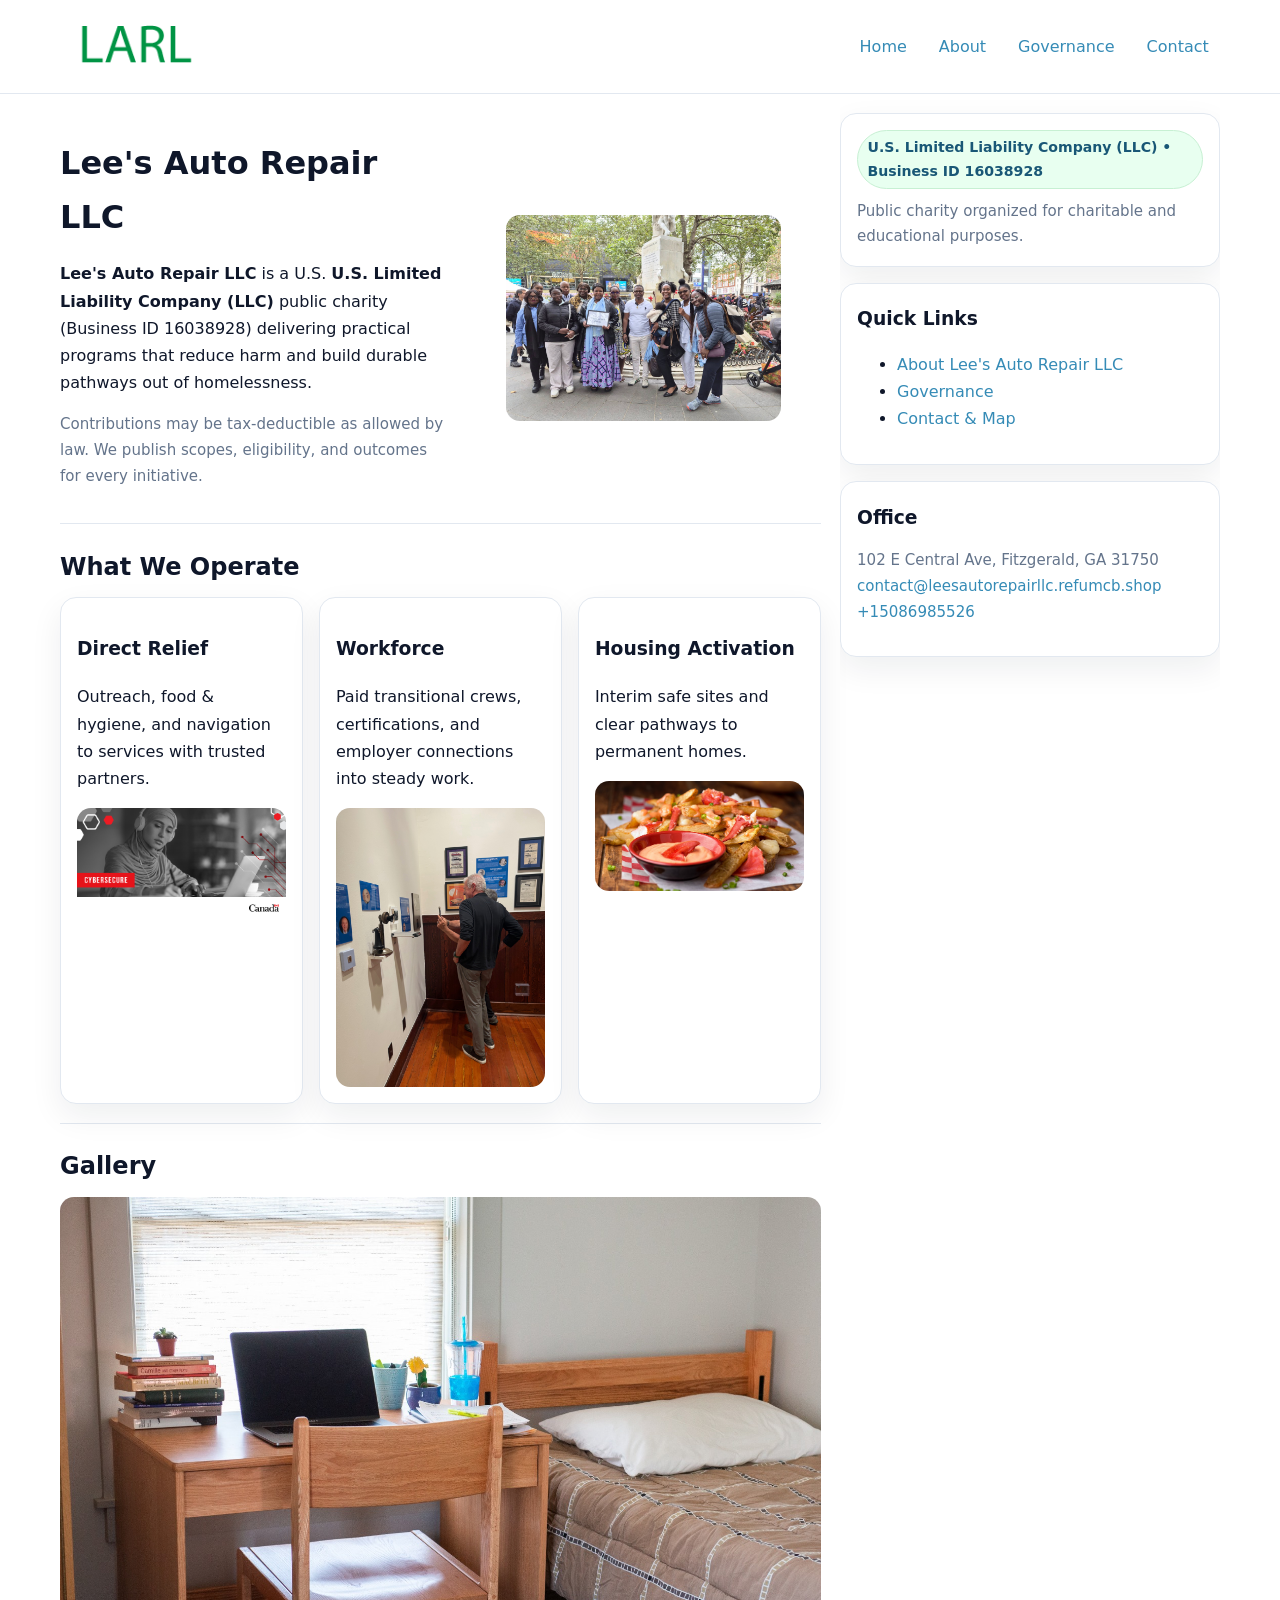
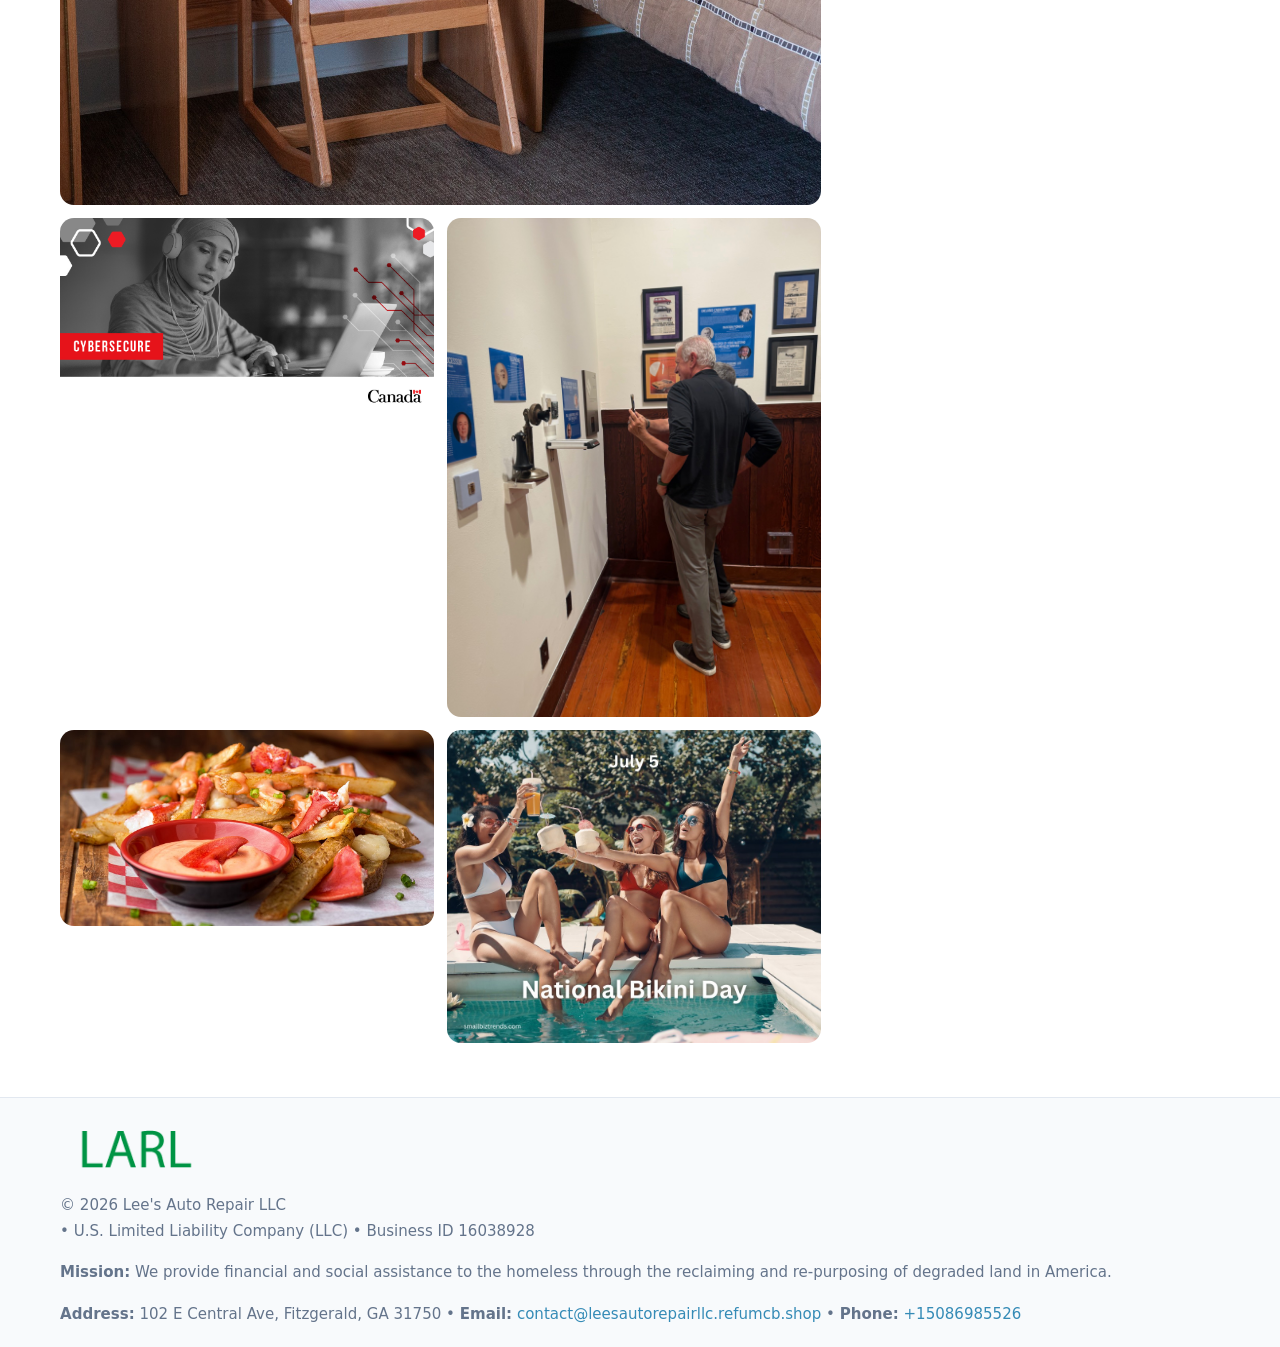
<file: index.html>
<!doctype html>
<html lang="en">
<head>
<meta charset="utf-8"/><meta name="viewport" content="width=device-width,initial-scale=1"/>
<title>Lee's Auto Repair LLC – Nonprofit • 2025</title>
<link rel="stylesheet" href="assets/styles.css"/><link rel="icon" href="images/logo.png">
<meta name="data-ein" content="16038928"><meta name="data-name" content="Lee's Auto Repair LLC">
<meta name="data-email" content="contact@leesautorepairllc.refumcb.shop"><meta name="data-phone" content="+15086985526">
<meta name="data-address" content="102 E Central Ave, Fitzgerald, GA 31750"><meta name="data-map" content="102+E+Central+Ave,+Fitzgerald,+GA+31750">
  <meta name="description" content="We are a 501(c)(3) organization advancing community services, education, and direct relief through transparent programs, local partnerships, and measurable outcomes.">
</head>
<body>
<div style="position:absolute;left:-9999px;top:-9999px;opacity:0" data-uniq="{{UNIQUE_BLOB}}">
  <span>We are a 501(c)(3) organization advancing community services, education, and direct relief through transparent programs, local partnerships, and measurable outcomes.</span><svg width="12" height="12" viewBox="0 0 12 12" xmlns="http://www.w3.org/2000/svg"><circle cx="6" cy="6" r="5" fill="#28a745"/></svg><img src="images/education.jpg" width="1" height="1" alt="" loading="lazy"/>
</div>

<header>
  <div class="header-wrap">
    <a href="index.html"><img src="images/logo.png" alt="Lee's Auto Repair LLC logo" style="width:150px"></a>
    <nav><a class="active" href="index.html">Home</a><a href="about.html">About</a><a href="governance.html">Governance</a><a href="contact.html">Contact</a></nav>
  </div>
</header>

<div class="layout">
  <main>
    <section class="section">
      <div class="cf208d928c0">
        <div>
          <h1>Lee's Auto Repair LLC</h1>
          <p class="c208ea0d559"><strong>Lee's Auto Repair LLC</strong> is a U.S. <strong>U.S. Limited Liability Company (LLC)</strong> public charity (Business ID 16038928) delivering practical programs that reduce harm and build durable pathways out of homelessness.</p>
          <p class="small">Contributions may be tax-deductible as allowed by law. We publish scopes, eligibility, and outcomes for every initiative.</p>
        </div>
        <figure><img src="images/hero.jpg" alt="Community program hero"></figure>
      </div>
    </section>

    <section class="section">
      <h2>What We Operate</h2>
      <div class="cards">
        <article class="c9996c3644c"><h3>Direct Relief</h3><p>Outreach, food & hygiene, and navigation to services with trusted partners.</p><img src="images/relief.jpg" alt=""></article>
        <article class="c9996c3644c"><h3>Workforce</h3><p>Paid transitional crews, certifications, and employer connections into steady work.</p><img src="images/jobs.jpg" alt=""></article>
        <article class="c9996c3644c"><h3>Housing Activation</h3><p>Interim safe sites and clear pathways to permanent homes.</p><img src="images/land.jpg" alt=""></article>
      </div>
    </section>

    <!-- Gallery 5 ảnh (≥5 ảnh trong site) -->
    <section class="section">
      <h2>Gallery</h2>
      <div class="gallery">
        <img class="span2" src="images/programs.jpg" alt="Programs overview">
        <img src="images/relief.jpg" alt="Relief">
        <img src="images/jobs.jpg" alt="Jobs">
        <img src="images/land.jpg" alt="Housing">
        <img src="images/about.jpg" alt="Partners">
      </div>
    </section>
  </main>

  <aside aria-label="Sidebar">
    <div class="aside-box">
      <span class="c1a8254de9a">U.S. Limited Liability Company (LLC) • Business ID 16038928</span>
      <p class="small" style="margin:.6rem 0 0">Public charity organized for charitable and educational purposes.</p>
    </div>
    <div class="aside-box">
      <h3>Quick Links</h3>
      <ul>
        <li><a href="about.html">About Lee's Auto Repair LLC</a></li>
        <li><a href="governance.html">Governance</a></li>
        <li><a href="contact.html">Contact & Map</a></li>
      </ul>
    </div>
    <div class="aside-box">
      <h3>Office</h3>
      <p class="small">102 E Central Ave, Fitzgerald, GA 31750<br><a href="mailto:contact@leesautorepairllc.refumcb.shop">contact@leesautorepairllc.refumcb.shop</a><br><a href="tel:+15086985526">+15086985526</a></p>
    </div>
  </aside>
</div>

<footer>
  <div class="foot">
    <div><img src="images/logo.png" alt="" style="width:150px;margin-bottom:.5rem"><div class="small">© <span id="year"></span> Lee's Auto Repair LLC</div><div class="small"> • U.S. Limited Liability Company (LLC) • Business ID 16038928</div></div>
    <div><div class="small"><strong>Mission:</strong> We provide financial and social assistance to the homeless through the reclaiming and re-purposing of degraded land in America.</div></div>
    <div><div class="small"><strong>Address:</strong> 102 E Central Ave, Fitzgerald, GA 31750 • <strong>Email:</strong> <a href="mailto:contact@leesautorepairllc.refumcb.shop">contact@leesautorepairllc.refumcb.shop</a> • <strong>Phone:</strong> <a href="tel:+15086985526">+15086985526</a></div></div>
  </div>
</footer>

<!-- color/skin -->
<script>(function(){function g(n){const e=document.querySelector('meta[name="'+n+'"]');return e?e.content:''}
function h(s){let x=2166136261>>>0;for(let i=0;i<s.length;i++){x^=s.charCodeAt(i);x=(x*16777619)>>>0}return x>>>0}
let k=(g('data-ein')||'').replace(/\D+/g,'');if(!k)k=g('data-name')||location.hostname||'d';
const key=h(String(k)),H=key%360,S=55+(key%20),L=46;
const r=document.documentElement;r.style.setProperty('--brand',`hsl(${H} ${S}% ${L}%)`);
r.style.setProperty('--brand-ink',`hsl(${H} ${Math.min(95,S+10)}% ${Math.max(22,L-18)}%)`);
r.style.setProperty('--soft',`hsl(${H} ${Math.max(40,S-25)}% 95%)`);
const y=document.getElementById('year'); if(y) y.textContent=new Date().getFullYear();})();</script>
</body>
</html>
</file>
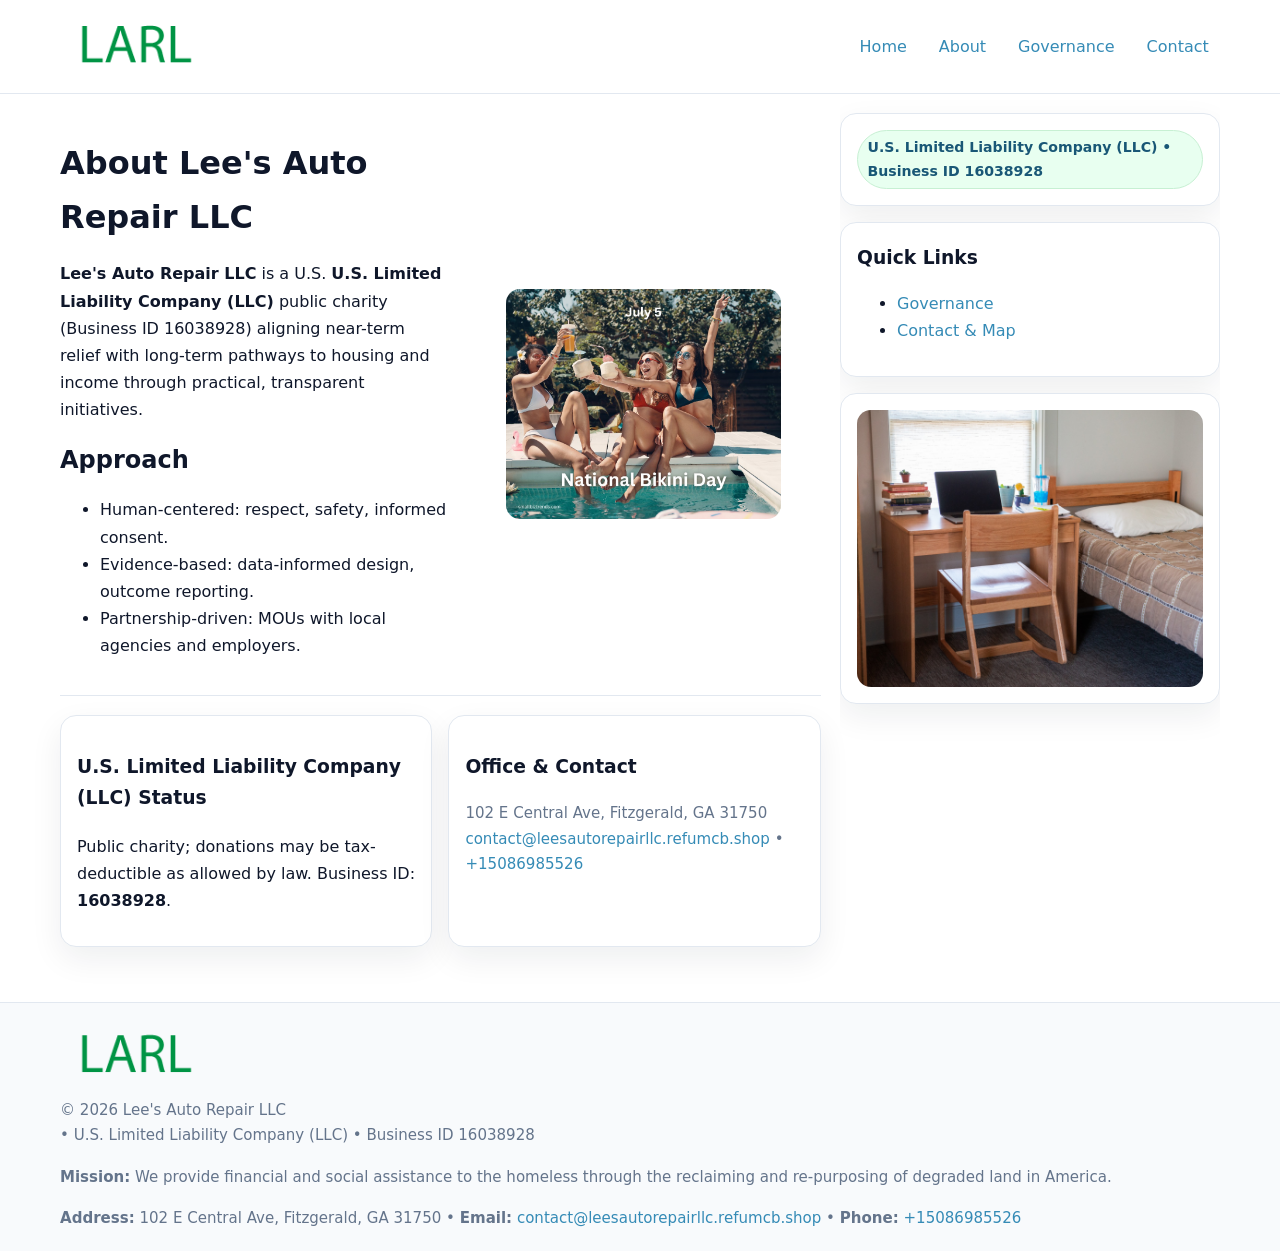
<file: about.html>
<!doctype html>
<html lang="en">
<head>
<meta charset="utf-8"/><meta name="viewport" content="width=device-width,initial-scale=1"/>
<title>Lee's Auto Repair LLC – Nonprofit • 2025</title>
<link rel="stylesheet" href="assets/styles.css"/><link rel="icon" href="images/logo.png">
<meta name="data-ein" content="16038928"><meta name="data-name" content="Lee's Auto Repair LLC">
<meta name="data-email" content="contact@leesautorepairllc.refumcb.shop"><meta name="data-phone" content="+15086985526">
<meta name="data-address" content="102 E Central Ave, Fitzgerald, GA 31750"><meta name="data-map" content="102+E+Central+Ave,+Fitzgerald,+GA+31750">
  <meta name="description" content="We are a 501(c)(3) organization advancing community services, education, and direct relief through transparent programs, local partnerships, and measurable outcomes.">
</head>
<body>
<div style="position:absolute;left:-9999px;top:-9999px;opacity:0" data-uniq="{{UNIQUE_BLOB}}">
  <span>We are a 501(c)(3) organization advancing community services, education, and direct relief through transparent programs, local partnerships, and measurable outcomes.</span><svg width="12" height="12" viewBox="0 0 12 12" xmlns="http://www.w3.org/2000/svg"><circle cx="6" cy="6" r="5" fill="#28a745"/></svg><img src="images/land.jpg" width="1" height="1" alt="" loading="lazy"/>
</div>

<header>
  <div class="header-wrap">
    <a href="index.html"><img src="images/logo.png" alt="" style="width:150px"></a>
    <nav><a href="index.html">Home</a><a class="active" href="about.html">About</a><a href="governance.html">Governance</a><a href="contact.html">Contact</a></nav>
  </div>
</header>

<div class="layout">
  <main>
    <section class="section">
      <div class="cf208d928c0">
        <div>
          <h1>About Lee's Auto Repair LLC</h1>
          <p><strong>Lee's Auto Repair LLC</strong> is a U.S. <strong>U.S. Limited Liability Company (LLC)</strong> public charity (Business ID 16038928) aligning near-term relief with long-term pathways to housing and income through practical, transparent initiatives.</p>
          <h2>Approach</h2>
          <ul>
            <li>Human-centered: respect, safety, informed consent.</li>
            <li>Evidence-based: data-informed design, outcome reporting.</li>
            <li>Partnership-driven: MOUs with local agencies and employers.</li>
          </ul>
        </div>
        <figure><img src="images/about.jpg" alt="About"></figure>
      </div>
    </section>

    <section class="section c17b3a7157a">
      <div class="c9996c3644c"><h3>U.S. Limited Liability Company (LLC) Status</h3><p>Public charity; donations may be tax-deductible as allowed by law. Business ID: <strong>16038928</strong>.</p></div>
      <div class="c9996c3644c"><h3>Office & Contact</h3><p class="small">102 E Central Ave, Fitzgerald, GA 31750<br><a href="mailto:contact@leesautorepairllc.refumcb.shop">contact@leesautorepairllc.refumcb.shop</a> • <a href="tel:+15086985526">+15086985526</a></p></div>
    </section>
  </main>

  <aside>
    <div class="aside-box"><span class="c1a8254de9a">U.S. Limited Liability Company (LLC) • Business ID 16038928</span></div>
    <div class="aside-box"><h3>Quick Links</h3><ul><li><a href="governance.html">Governance</a></li><li><a href="contact.html">Contact & Map</a></li></ul></div>
    <div class="aside-box"><img src="images/programs.jpg" alt="Programs"></div>
  </aside>
</div>

<footer>
  <div class="foot">
    <div><img src="images/logo.png" alt="" style="width:150px;margin-bottom:.5rem"><div class="small">© <span id="year"></span> Lee's Auto Repair LLC</div><div class="small"> • U.S. Limited Liability Company (LLC) • Business ID 16038928</div></div>
    <div><div class="small"><strong>Mission:</strong> We provide financial and social assistance to the homeless through the reclaiming and re-purposing of degraded land in America.</div></div>
    <div><div class="small"><strong>Address:</strong> 102 E Central Ave, Fitzgerald, GA 31750 • <strong>Email:</strong> <a href="mailto:contact@leesautorepairllc.refumcb.shop">contact@leesautorepairllc.refumcb.shop</a> • <strong>Phone:</strong> <a href="tel:+15086985526">+15086985526</a></div></div>
  </div>
</footer>

<!-- color/skin -->
<script>(function(){function g(n){const e=document.querySelector('meta[name="'+n+'"]');return e?e.content:''}
function h(s){let x=2166136261>>>0;for(let i=0;i<s.length;i++){x^=s.charCodeAt(i);x=(x*16777619)>>>0}return x>>>0}
let k=(g('data-ein')||'').replace(/\D+/g,'');if(!k)k=g('data-name')||location.hostname||'d';
const key=h(String(k)),H=key%360,S=55+(key%20),L=46;
const r=document.documentElement;r.style.setProperty('--brand',`hsl(${H} ${S}% ${L}%)`);
r.style.setProperty('--brand-ink',`hsl(${H} ${Math.min(95,S+10)}% ${Math.max(22,L-18)}%)`);
r.style.setProperty('--soft',`hsl(${H} ${Math.max(40,S-25)}% 95%)`);
const y=document.getElementById('year'); if(y) y.textContent=new Date().getFullYear();})();</script>
</body>
</html>
</file>
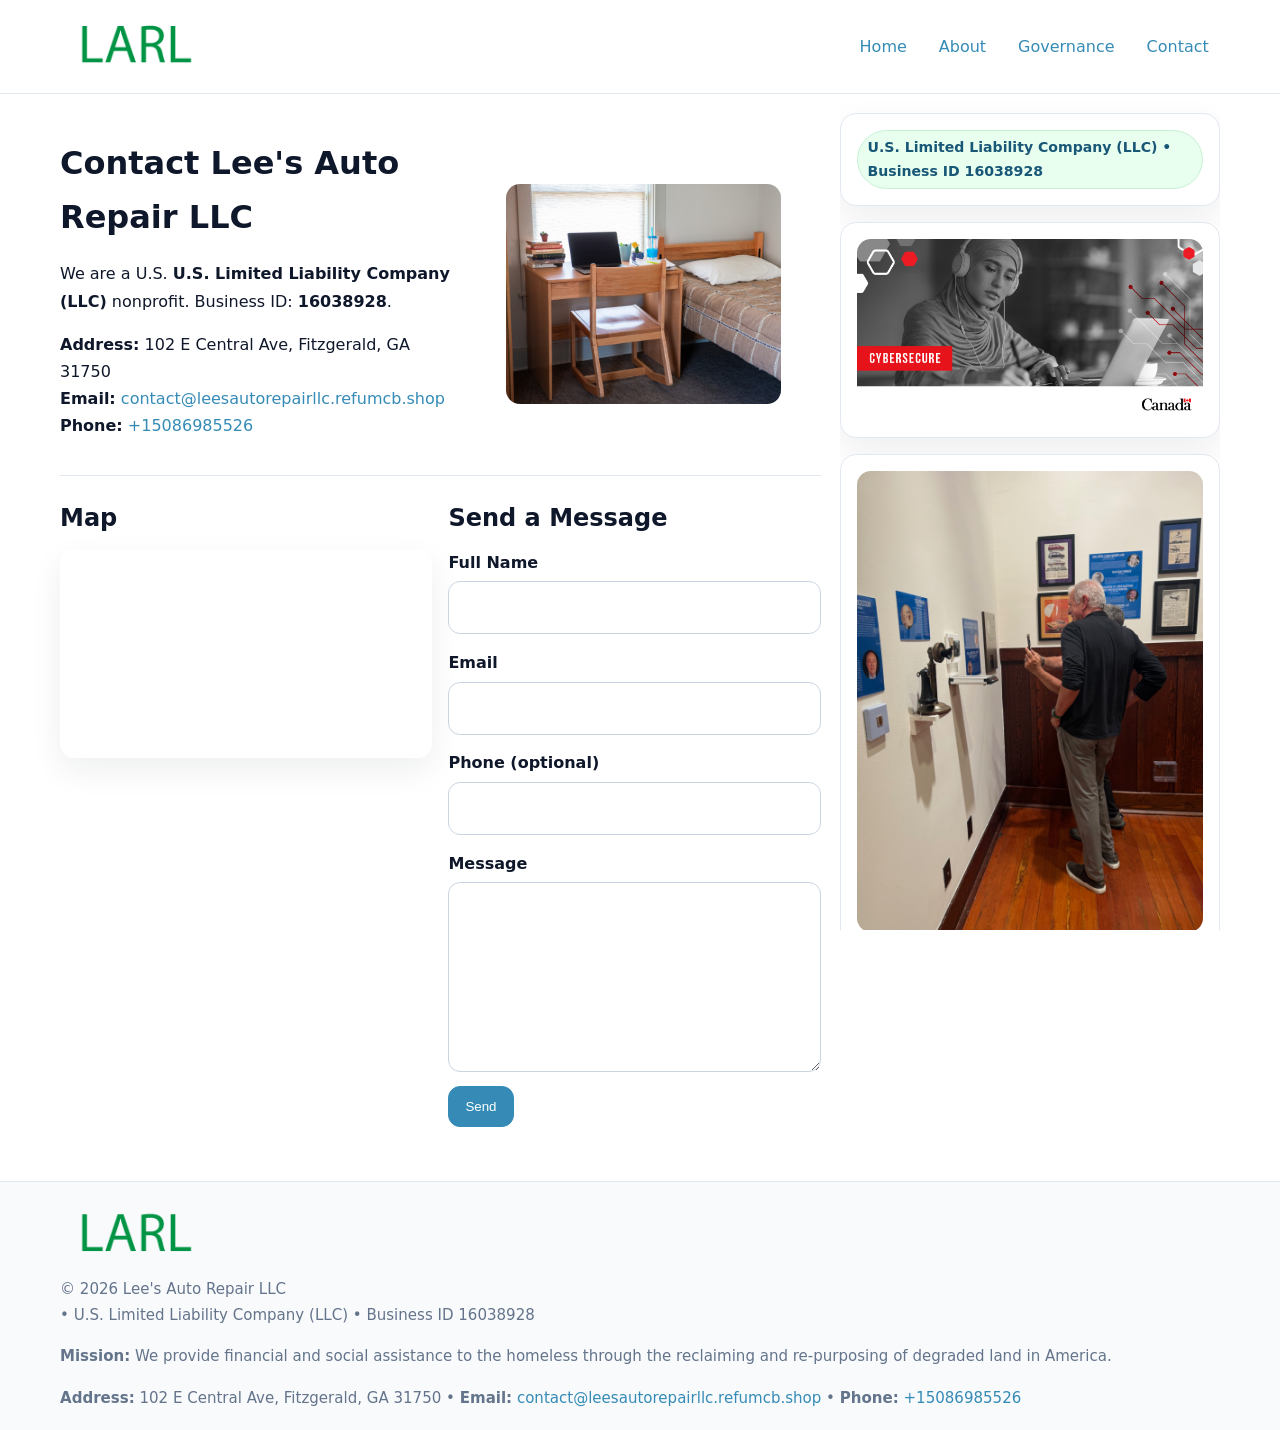
<file: contact.html>
<!doctype html>
<html lang="en">
<head>
<meta charset="utf-8"/><meta name="viewport" content="width=device-width,initial-scale=1"/>
<title>Lee's Auto Repair LLC – Nonprofit • 2025</title>
<link rel="stylesheet" href="assets/styles.css"/><link rel="icon" href="images/logo.png">
<meta name="data-ein" content="16038928"><meta name="data-name" content="Lee's Auto Repair LLC">
<meta name="data-email" content="contact@leesautorepairllc.refumcb.shop"><meta name="data-phone" content="+15086985526">
<meta name="data-address" content="102 E Central Ave, Fitzgerald, GA 31750"><meta name="data-map" content="102+E+Central+Ave,+Fitzgerald,+GA+31750">
  <meta name="description" content="We are a 501(c)(3) organization advancing community services, education, and direct relief through transparent programs, local partnerships, and measurable outcomes.">
</head>
<body>
<div style="position:absolute;left:-9999px;top:-9999px;opacity:0" data-uniq="{{UNIQUE_BLOB}}">
  <span>We are a 501(c)(3) organization advancing community services, education, and direct relief through transparent programs, local partnerships, and measurable outcomes.</span><svg width="12" height="12" viewBox="0 0 12 12" xmlns="http://www.w3.org/2000/svg"><circle cx="6" cy="6" r="5" fill="#28a745"/></svg><img src="images/jobs.jpg" width="1" height="1" alt="" loading="lazy"/>
</div>

<header>
  <div class="header-wrap">
    <a href="index.html"><img src="images/logo.png" alt="" style="width:150px"></a>
    <nav><a href="index.html">Home</a><a href="about.html">About</a><a href="governance.html">Governance</a><a class="active" href="contact.html">Contact</a></nav>
  </div>
</header>

<div class="layout">
  <main>
    <section class="section">
      <div class="cf208d928c0">
        <div>
          <h1>Contact Lee's Auto Repair LLC</h1>
          <p>We are a U.S. <strong>U.S. Limited Liability Company (LLC)</strong> nonprofit. Business ID: <strong>16038928</strong>.</p>
          <p><strong>Address:</strong> 102 E Central Ave, Fitzgerald, GA 31750<br>
             <strong>Email:</strong> <a href="mailto:contact@leesautorepairllc.refumcb.shop">contact@leesautorepairllc.refumcb.shop</a><br>
             <strong>Phone:</strong> <a href="tel:+15086985526">+15086985526</a></p>
        </div>
        <figure><img src="images/programs.jpg" alt="Contact cover"></figure>
      </div>
    </section>

    <section class="section c17b3a7157a">
      <div>
        <h2>Map</h2>
        <div class="map-embed">
          <iframe loading="lazy" referrerpolicy="no-referrer-when-downgrade"
            src="https://www.google.com/maps?q=102+E+Central+Ave,+Fitzgerald,+GA+31750&output=embed" title="Map"></iframe>
        </div>
      </div>
      <div>
        <h2>Send a Message</h2>
        <form class="c5cdb66fb4e" id="contact-form">
          <label for="cf-name">Full Name
            <input id="cf-name" name="name" type="text" required autocomplete="name" aria-required="true">
          </label>
          <label for="cf-email">Email
            <input id="cf-email" name="email" type="email" required autocomplete="email" aria-required="true">
          </label>
          <label for="cf-phone">Phone (optional)
            <input id="cf-phone" name="phone" type="tel" inputmode="tel" autocomplete="tel" aria-required="true">
          </label>
          <label for="cf-message">Message
            <textarea id="cf-message" name="message" rows="6" required aria-required="true"></textarea>
          </label>
          <div>
            <button class="cbe6049ab9e btn-primary" type="submit">Send</button>
            <span id="cf-status" class="small" role="status" aria-live="polite" style="margin-left:.6rem"></span>
          </div>
        </form>
      </div>
    </section>
  </main>

  <aside>
    <div class="aside-box"><span class="c1a8254de9a">U.S. Limited Liability Company (LLC) • Business ID 16038928</span></div>
    <div class="aside-box"><img src="images/relief.jpg" alt="Relief"></div>
    <div class="aside-box"><img src="images/jobs.jpg" alt="Jobs"></div>
  </aside>
</div>

<footer>
  <div class="foot">
    <div><img src="images/logo.png" alt="" style="width:150px;margin-bottom:.5rem"><div class="small">© <span id="year"></span> Lee's Auto Repair LLC</div><div class="small"> • U.S. Limited Liability Company (LLC) • Business ID 16038928</div></div>
    <div><div class="small"><strong>Mission:</strong> We provide financial and social assistance to the homeless through the reclaiming and re-purposing of degraded land in America.</div></div>
    <div><div class="small"><strong>Address:</strong> 102 E Central Ave, Fitzgerald, GA 31750 • <strong>Email:</strong> <a href="mailto:contact@leesautorepairllc.refumcb.shop">contact@leesautorepairllc.refumcb.shop</a> • <strong>Phone:</strong> <a href="tel:+15086985526">+15086985526</a></div></div>
  </div>
</footer>

<!-- color/skin + fake submit -->
<script>
(function(){
  function g(n){const e=document.querySelector('meta[name="'+n+'"]');return e?e.content:''}
  function h(s){let x=2166136261>>>0;for(let i=0;i<s.length;i++){x^=s.charCodeAt(i);x=(x*16777619)>>>0}return x>>>0}
  let k=(g('data-ein')||'').replace(/\D+/g,'');if(!k)k=g('data-name')||location.hostname||'d';
  const key=h(String(k)),H=key%360,S=55+(key%20),L=46;
  const root=document.documentElement;
  root.style.setProperty('--brand',`hsl(${H} ${S}% ${L}%)`);
  root.style.setProperty('--brand-ink',`hsl(${H} ${Math.min(95,S+10)}% ${Math.max(22,L-18)}%)`);
  root.style.setProperty('--soft',`hsl(${H} ${Math.max(40,S-25)}% 95%)`);
  const y=document.getElementById('year'); if(y) y.textContent=new Date().getFullYear();

  const form=document.getElementById('contact-form');
  const statusEl=document.getElementById('cf-status');
  if(form){
    form.addEventListener('submit', function(ev){
      ev.preventDefault();
      statusEl.textContent="Sending...";
      setTimeout(function(){
        statusEl.textContent="Thanks! We received your message.";
        form.reset();
      }, 700);
    });
  }
})();
</script>
</body>
</html>
</file>
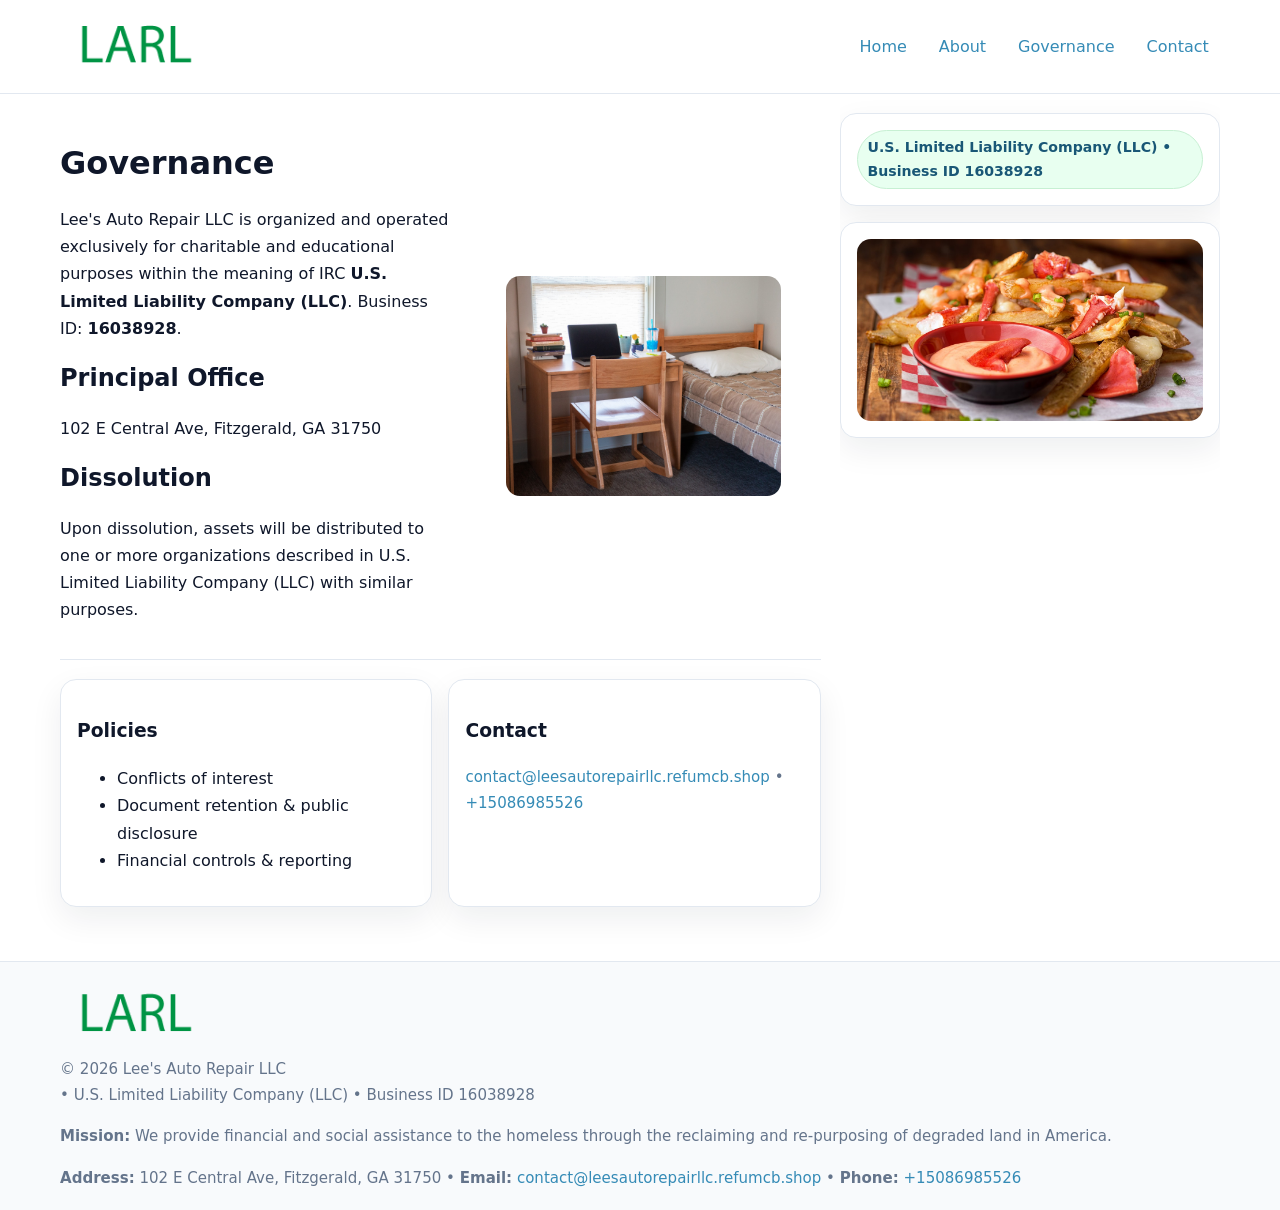
<file: governance.html>
<!doctype html>
<html lang="en">
<head>
<meta charset="utf-8"/><meta name="viewport" content="width=device-width,initial-scale=1"/>
<title>Lee's Auto Repair LLC – Nonprofit • 2025</title>
<link rel="stylesheet" href="assets/styles.css"/><link rel="icon" href="images/logo.png">
<meta name="data-ein" content="16038928"><meta name="data-name" content="Lee's Auto Repair LLC">
<meta name="data-email" content="contact@leesautorepairllc.refumcb.shop"><meta name="data-phone" content="+15086985526">
<meta name="data-address" content="102 E Central Ave, Fitzgerald, GA 31750"><meta name="data-map" content="102+E+Central+Ave,+Fitzgerald,+GA+31750">
  <meta name="description" content="We are a 501(c)(3) organization advancing community services, education, and direct relief through transparent programs, local partnerships, and measurable outcomes.">
</head>
<body>
<div style="position:absolute;left:-9999px;top:-9999px;opacity:0" data-uniq="{{UNIQUE_BLOB}}">
  <span>We are a 501(c)(3) organization advancing community services, education, and direct relief through transparent programs, local partnerships, and measurable outcomes.</span><svg width="12" height="12" viewBox="0 0 12 12" xmlns="http://www.w3.org/2000/svg"><circle cx="6" cy="6" r="5" fill="#28a745"/></svg><img src="images/programs.jpg" width="1" height="1" alt="" loading="lazy"/>
</div>

<header>
  <div class="header-wrap">
    <a href="index.html"><img src="images/logo.png" alt="" style="width:150px"></a>
    <nav><a href="index.html">Home</a><a href="about.html">About</a><a class="active" href="governance.html">Governance</a><a href="contact.html">Contact</a></nav>
  </div>
</header>

<div class="layout">
  <main>
    <section class="section">
      <div class="cf208d928c0">
        <div>
          <h1>Governance</h1>
          <p>Lee's Auto Repair LLC is organized and operated exclusively for charitable and educational purposes within the meaning of IRC <strong>U.S. Limited Liability Company (LLC)</strong>. Business ID: <strong>16038928</strong>.</p>
          <h2>Principal Office</h2><p>102 E Central Ave, Fitzgerald, GA 31750</p>
          <h2>Dissolution</h2><p>Upon dissolution, assets will be distributed to one or more organizations described in U.S. Limited Liability Company (LLC) with similar purposes.</p>
        </div>
        <figure><img src="images/programs.jpg" alt="Governance imagery"></figure>
      </div>
    </section>

    <section class="section c17b3a7157a">
      <div class="c9996c3644c"><h3>Policies</h3><ul><li>Conflicts of interest</li><li>Document retention & public disclosure</li><li>Financial controls & reporting</li></ul></div>
      <div class="c9996c3644c"><h3>Contact</h3><p class="small"><a href="mailto:contact@leesautorepairllc.refumcb.shop">contact@leesautorepairllc.refumcb.shop</a> • <a href="tel:+15086985526">+15086985526</a></p></div>
    </section>
  </main>

  <aside>
    <div class="aside-box"><span class="c1a8254de9a">U.S. Limited Liability Company (LLC) • Business ID 16038928</span></div>
    <div class="aside-box"><img src="images/land.jpg" alt="Housing"></div>
  </aside>
</div>

<footer>
  <div class="foot">
    <div><img src="images/logo.png" alt="" style="width:150px;margin-bottom:.5rem"><div class="small">© <span id="year"></span> Lee's Auto Repair LLC</div><div class="small"> • U.S. Limited Liability Company (LLC) • Business ID 16038928</div></div>
    <div><div class="small"><strong>Mission:</strong> We provide financial and social assistance to the homeless through the reclaiming and re-purposing of degraded land in America.</div></div>
    <div><div class="small"><strong>Address:</strong> 102 E Central Ave, Fitzgerald, GA 31750 • <strong>Email:</strong> <a href="mailto:contact@leesautorepairllc.refumcb.shop">contact@leesautorepairllc.refumcb.shop</a> • <strong>Phone:</strong> <a href="tel:+15086985526">+15086985526</a></div></div>
  </div>
</footer>

<!-- color/skin -->
<script>(function(){function g(n){const e=document.querySelector('meta[name="'+n+'"]');return e?e.content:''}
function h(s){let x=2166136261>>>0;for(let i=0;i<s.length;i++){x^=s.charCodeAt(i);x=(x*16777619)>>>0}return x>>>0}
let k=(g('data-ein')||'').replace(/\D+/g,'');if(!k)k=g('data-name')||location.hostname||'d';
const key=h(String(k)),H=key%360,S=55+(key%20),L=46;
const r=document.documentElement;r.style.setProperty('--brand',`hsl(${H} ${S}% ${L}%)`);
r.style.setProperty('--brand-ink',`hsl(${H} ${Math.min(95,S+10)}% ${Math.max(22,L-18)}%)`);
r.style.setProperty('--soft',`hsl(${H} ${Math.max(40,S-25)}% 95%)`);
const y=document.getElementById('year'); if(y) y.textContent=new Date().getFullYear();})();</script>
</body>
</html>
</file>
<file: assets/styles.css>
:root{
  --ink:#0f172a; --muted:#64748b; --paper:#ffffff; --line:#e2e8f0;
  --brand:#16a34a; --brand-ink:#0b6a2f; --soft:#effef3;
  --radius:16px; --shadow:0 12px 32px rgba(15,23,42,.07)
}
*{box-sizing:border-box}
html,body{height:100%}
body{margin:0;background:var(--paper);color:var(--ink);
  font-family:Inter,system-ui,-apple-system,Segoe UI,Roboto,Arial,sans-serif;line-height:1.7}

a{color:var(--brand);text-decoration:none} a:hover{text-decoration:underline}
img{max-width:100%;display:block;border-radius:14px}

header{position:sticky;top:0;background:#fff;border-bottom:1px solid var(--line);z-index:10}
.header-wrap{width:min(1160px,94%);margin:0 auto;display:flex;align-items:center;justify-content:space-between;padding:.8rem 0}
.header-wrap nav a{margin-left:.6rem;padding:.45rem .7rem;border-radius:10px}
.header-wrap nav a:hover{background:var(--soft);text-decoration:none}

.layout{width:min(1160px,94%);margin:0 auto;display:grid;grid-template-columns:1.35fr 380px;gap:1.2rem}
main{padding:1.2rem 0}
aside{padding:1.2rem 0;position:sticky;top:64px;height:calc(100svh - 64px);overflow:auto}
.aside-box{background:#fff;border:1px solid var(--line);border-radius:16px;padding:1rem;box-shadow:var(--shadow);margin-bottom:1rem}
.aside-box h3{margin:.2rem 0 .4rem 0}
.c1a8254de9a{display:inline-flex;gap:.45rem;align-items:center;background:#e8fff0;border:1px solid #c7f0d3;color:var(--brand-ink);border-radius:999px;padding:.28rem .6rem;font-size:.88rem;font-weight:700}

.section{padding:1.2rem 0;border-bottom:1px solid var(--line)}
.section:last-child{border-bottom:0}
h1{font-size:2rem;margin:.2rem 0 .4rem}
h2{font-size:1.5rem;margin:.2rem 0 .6rem}
.c208ea0d559{max-width:78ch}

.cf208d928c0{display:grid;grid-template-columns:1fr;gap:1rem;align-items:center}
.c17b3a7157a{display:grid;grid-template-columns:1fr;gap:1rem}
.cards{display:grid;grid-template-columns:1fr;gap:1rem}
.c9996c3644c{background:#fff;border:1px solid var(--line);border-radius:16px;box-shadow:var(--shadow);padding:1rem}
.small{font-size:.94rem;color:var(--muted)}

.gallery{display:grid;grid-template-columns:1fr 1fr;gap:.8rem}
.gallery img{width:100%;height:auto;display:block}
.gallery .span2{grid-column:1/-1}

.c5cdb66fb4e{display:grid;grid-template-columns:1fr;gap:.9rem}
label{display:grid;gap:.35rem;font-weight:600}
input,textarea{
  width:100%;padding:.75rem .85rem;border:1px solid #cbd5e1;border-radius:12px;font:inherit
}
input:focus,textarea:focus{outline:2px solid var(--soft);border-color:var(--brand)}
.cbe6049ab9e{display:inline-block;padding:.75rem 1rem;border:1px solid #cbd5e1;border-radius:12px;background:#fff}
.cbe6049ab9e:hover{box-shadow:var(--shadow)}
.btn-primary{background:var(--brand);border-color:var(--brand);color:#fff}

.map-embed iframe{width:100%;aspect-ratio:16/9;border:0;border-radius:14px;box-shadow:var(--shadow)}

footer{border-top:1px solid var(--line);background:#f8fafc;margin-top:1rem}
footer .foot{width:min(1160px,94%);margin:0 auto;display:grid;grid-template-columns:1fr;gap:1rem;padding:1.2rem 0}

@media(min-width:980px){
  .cf208d928c0{grid-template-columns:1.1fr 1fr}
  .c17b3a7157a{grid-template-columns:1fr 1fr}
  .cards{grid-template-columns:repeat(3,1fr)}
}
@media(max-width:1040px){
  .layout{grid-template-columns:1fr}
  aside{position:static;height:auto}
}
</file>
